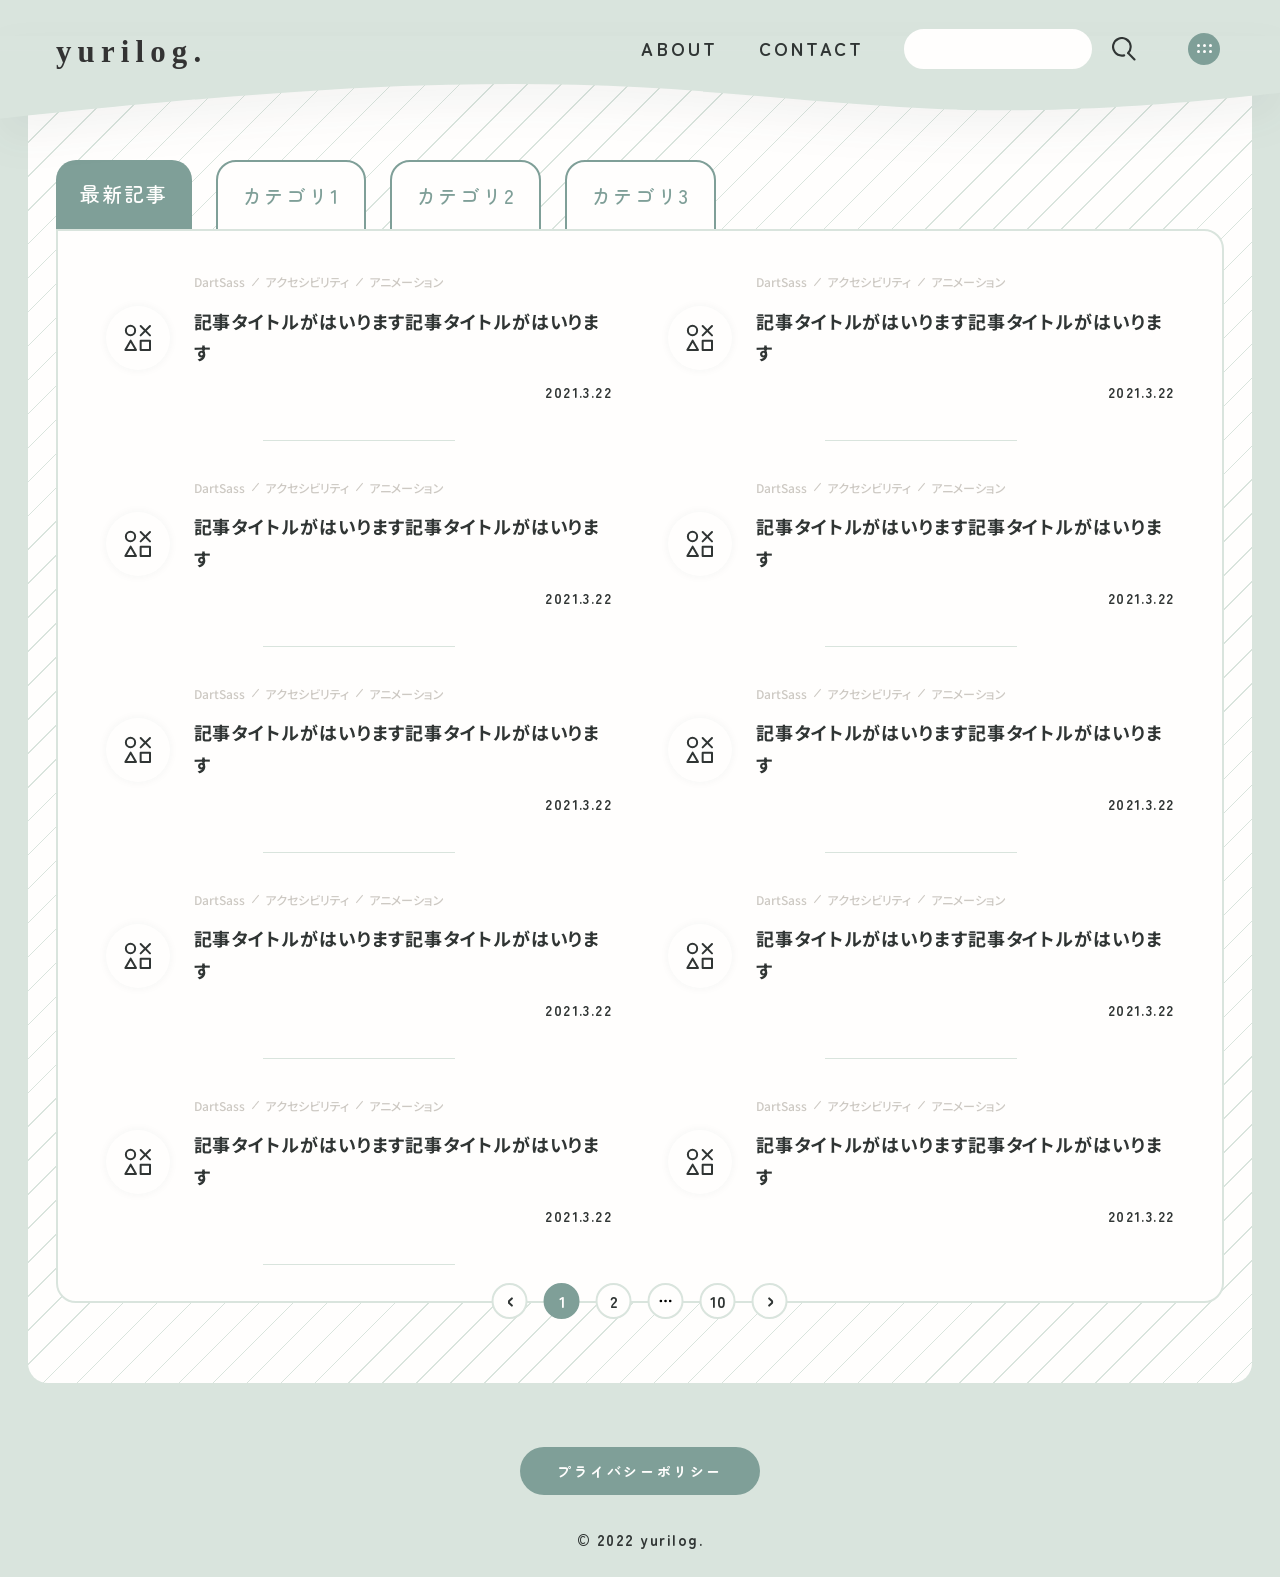
<file: htdocs/index.html>
<!DOCTYPE html>
<html lang="ja">

<head prefix="og: http://ogp.me/ns# fb: http://ogp.me/ns/fb# website: http://ogp.me/ns/website#">
<meta charset="utf-8">
<title>yurilog.</title>
<meta name="description"  content="コーダーゆりかのブログ">
<meta name="viewport" content="width=device-width,initial-scale=1.0">
<meta http-equiv="X-UA-Compatible" content="IE=Edge">
<meta name="format-detection" content="telephone=no,address=no">

<!-- OGP -->
<meta property="og:title" content="yurilog.">
<meta property="og:description" content="コーダーゆりかのブログ">
<meta property="og:site_name" content="yurilog.">
<meta property="og:url" content="http://yurika122.com/">
<meta property="og:image" content="http://yurika122.com/OGP.png">
<meta property="og:locale" content="ja_JP">
<meta property="og:type" content="website">
<meta name="twitter:card" content="summary">
<meta name="twitter:site" content="@bnku212">

<!-- favicon -->
<link rel="icon" href="./favicon.png" sizes="32x32">
<link rel="icon" href="./favicon.svg" type="image/svg+xml">
<link rel="apple-touch-icon" type="image/png" href="./apple-touch-icon.png" sizes="180x180">
<link rel="manifest" href="./manifest.json">

<!-- css -->
<link rel="stylesheet" type="text/css" href="./common/css/style.min.css"/>

<!-- font -->
<link rel="preconnect" href="https://fonts.googleapis.com">
<link rel="preconnect" href="https://fonts.gstatic.com" crossorigin>
<link href="https://fonts.googleapis.com/css2?family=Noto+Sans+JP:wght@400;500;700&family=Zen+Maru+Gothic:wght@400;500;700&display=swap" rel="stylesheet">
</head>

<body id="js_fixed">

        <header class="ly_header">
            <div class="ly_header_inner is_openNav">
                <div class="bl_header_logo">
                    <h1 class="el_logo"><a href="index.html"><img src="./common/img/logo.svg" alt="yurilog."></a></h1><!-- /.el_logo -->
                </div><!-- /.bl_header_logo -->
                <nav class="bl_headerNav">
                    <ul class="bl_globalNav_list">
                        <li class="bl_globalNav_item"><a href="">About</a></li><!-- /.bl_globalNav_item -->
                        <li class="bl_globalNav_item"><a href="">Contact</a></li><!-- /.bl_globalNav_item -->
                    </ul><!-- /.bl_globalNav_list -->
                    <div class="bl_header_search">
                        <div class="bl_search">
                            <form class="bl_search_form" role="search" method="get">
                                <input class="bl_search_input bl_search_input__wh" type="search" name="s">
                                <button class="bl_search_submit bl_search_submit__bk" type="submit" aria-label="検索する"></button>
                            </form><!-- /.bl_search_form -->
                        </div><!-- /.bl_search -->    
                    </div><!-- /.bl_header_search -->
                    <button class="bl_header_navBtn el_circleBtn" id="js_drawerBtn" type="button" aria-expanded="false" aria-label="メニューを開く" aria-controls="headerNav">
                        <span></span><span></span><span></span>
                        <span></span><span></span><span></span>
                    </button><!-- /.bl_header_navBtn -->
                </nav><!-- /.bl_headerNav -->
            </div><!-- /.ly_header_inner -->
        </header><!-- /.ly_header -->
        
        <div class="bl_drawerNav_wrapper" id="js_drawerContents">
            <nav>
                <ul class="bl_drawerNav">
                    <li class="bl_drawerNav_list"><a href="" class="el_btn el_btn__drawerNav">About</a></li><!-- /.bl_drawerNav_list -->
                    <li class="bl_drawerNav_list"><a href="" class="el_btn el_btn__drawerNav el_leftIconBtn el_leftIconBtn__contact">Contact</a></li><!-- /.bl_drawerNav_list -->
                </ul><!-- /.bl_drawerNav -->
    
                <div class="bl_drawerNav_widgetWrapper">
                    <div class="bl_drawerNav_search">
                        <div class="bl_search">
                            <form class="bl_search_form" role="search" method="get">
                                <input class="bl_search_input" type="search" name="s">
                                <button class="bl_search_submit" type="submit" aria-label="検索する"></button>
                            </form><!-- /.bl_search_form -->
                        </div><!-- /.bl_search -->
                    </div><!-- /.bl_drawerNav_search -->

                    <div class="bl_widget">
                        <div class="bl_widget_title">
                            <p>カテゴリでさがす</p>
                        </div><!-- /.bl_widget_title -->
                        <ul class="bl_widget_body bl_widget_catList">
                            <li class="bl_widget_catItem"><a href="">HTML/CSS</a></li><!-- /.bl_widget_catItem -->
                            <li class="bl_widget_catItem"><a href="">JavaScript</a></li><!-- /.bl_widget_catItem -->
                            <li class="bl_widget_catItem"><a href="">開発環境</a></li><!-- /.bl_widget_catItem -->
                            <li class="bl_widget_catItem"><a href="">雑記</a></li><!-- /.bl_widget_catItem -->
                        </ul><!-- /.bl_widget_body -->
                    </div><!-- /.bl_widget -->

                    <div class="bl_widget">
                        <div class="bl_widget_title">
                            <p>タグでさがす</p>
                        </div><!-- /.bl_widget_title -->
                        <ul class="bl_widget_body bl_widget_tagList">
                            <li class="bl_widget_tagItem"><a href="">タグがはいる</a></li><!-- /.bl_widget_tagItem -->
                            <li class="bl_widget_tagItem"><a href="">タグタグタグ</a></li><!-- /.bl_widget_tagItem -->
                            <li class="bl_widget_tagItem"><a href="">タグタグタグ</a></li><!-- /.bl_widget_tagItem -->
                            <li class="bl_widget_tagItem"><a href="">タグ</a></li><!-- /.bl_widget_tagItem -->
                            <li class="bl_widget_tagItem"><a href="">タグタグ</a></li><!-- /.bl_widget_tagItem -->
                            <li class="bl_widget_tagItem"><a href="">タグタグ</a></li><!-- /.bl_widget_tagItem -->
                            <li class="bl_widget_tagItem"><a href="">タグタグタグタグ</a></li><!-- /.bl_widget_tagItem -->
                            <li class="bl_widget_tagItem"><a href="">タグタグ</a></li><!-- /.bl_widget_tagItem -->                                  
                        </ul><!-- /.bl_widget_body -->
                    </div><!-- /.bl_widget -->

                </div><!-- /.bl_drawerNav_widgetWrapper -->
            </nav>
        </div><!-- /.bl_drawerNav_wrapper -->

        <div class="bl_commonBg">

        <main class="ly_main">
            <nav class="bl_catTab">
                <ul class="bl_catList">
                    <li class="bl_catList_item is_select">最新記事</li><!-- /.bl_catList_item -->
                    <li class="bl_catList_item"><a href="">カテゴリ1</a></li><!-- /.bl_catList_item -->
                    <li class="bl_catList_item"><a href="">カテゴリ2</a></li><!-- /.bl_catList_item -->
                    <li class="bl_catList_item"><a href="">カテゴリ3</a></li><!-- /.bl_catList_item -->
                </ul><!-- /.bl_catList -->
            </nav><!-- /.bl_catTab -->
    
            <div class="bl_commonBox hp_mt24">
                <ul class="bl_cardUnit bl_articleList__latest">
                    <li class="bl_cardUnit_item">
                        <article class="bl_card" itemscope itemtype="https://schema.org/Blog">
                            <div class="bl_card_body">
                                <h2 class="bl_card_title" itemprop="headline"><a class="bl_card_link" href="">記事タイトルがはいります記事タイトルがはいります</a></h2><!-- /.bl_card_title -->
                                <ul class="bl_card_tagList">
                                    <li itemprop="keywords">DartSass</li>
                                    <li itemprop="keywords">アクセシビリティ</li>
                                    <li itemprop="keywords">アニメーション</li>
                                </ul><!-- /.bl_card_tagList -->
                                <time class="bl_card_date" datetime="2021-03-22" itemprop="datePublished">2021.3.22</time><!-- /.bl_card_date -->
                            </div><!-- /.bl_card_body -->
                            <div class="bl_card_thumbnail">
                                <img src="./common/img/sample-thmbnails.svg" alt="" width="64" height="64" loading="lazy">
                            </div><!-- /.bl_card_thumbnail -->
                        </article><!-- /.bl_card -->
                    </li><!-- /.bl_cardUnit_item -->

                    <li class="bl_cardUnit_item">
                        <article class="bl_card" itemscope itemtype="https://schema.org/Blog">
                            <div class="bl_card_body">
                                <h2 class="bl_card_title" itemprop="headline"><a class="bl_card_link" href="">記事タイトルがはいります記事タイトルがはいります</a></h2><!-- /.bl_card_title -->
                                <ul class="bl_card_tagList">
                                    <li itemprop="keywords">DartSass</li>
                                    <li itemprop="keywords">アクセシビリティ</li>
                                    <li itemprop="keywords">アニメーション</li>
                                </ul><!-- /.bl_card_tagList -->
                                <time class="bl_card_date" datetime="2021-03-22" itemprop="datePublished">2021.3.22</time><!-- /.bl_card_date -->
                            </div><!-- /.bl_card_body -->
                            <div class="bl_card_thumbnail">
                                <img src="./common/img/sample-thmbnails.svg" alt="" width="64" height="64" loading="lazy">
                            </div><!-- /.bl_card_thumbnail -->
                        </article><!-- /.bl_card -->
                    </li><!-- /.bl_cardUnit_item -->

                    <li class="bl_cardUnit_item">
                        <article class="bl_card" itemscope itemtype="https://schema.org/Blog">
                            <div class="bl_card_body">
                                <h2 class="bl_card_title" itemprop="headline"><a class="bl_card_link" href="">記事タイトルがはいります記事タイトルがはいります</a></h2><!-- /.bl_card_title -->
                                <ul class="bl_card_tagList">
                                    <li itemprop="keywords">DartSass</li>
                                    <li itemprop="keywords">アクセシビリティ</li>
                                    <li itemprop="keywords">アニメーション</li>
                                </ul><!-- /.bl_card_tagList -->
                                <time class="bl_card_date" datetime="2021-03-22" itemprop="datePublished">2021.3.22</time><!-- /.bl_card_date -->
                            </div><!-- /.bl_card_body -->
                            <div class="bl_card_thumbnail">
                                <img src="./common/img/sample-thmbnails.svg" alt="" width="64" height="64" loading="lazy">
                            </div><!-- /.bl_card_thumbnail -->
                        </article><!-- /.bl_card -->
                    </li><!-- /.bl_cardUnit_item -->

                    <li class="bl_cardUnit_item">
                        <article class="bl_card" itemscope itemtype="https://schema.org/Blog">
                            <div class="bl_card_body">
                                <h2 class="bl_card_title" itemprop="headline"><a class="bl_card_link" href="">記事タイトルがはいります記事タイトルがはいります</a></h2><!-- /.bl_card_title -->
                                <ul class="bl_card_tagList">
                                    <li itemprop="keywords">DartSass</li>
                                    <li itemprop="keywords">アクセシビリティ</li>
                                    <li itemprop="keywords">アニメーション</li>
                                </ul><!-- /.bl_card_tagList -->
                                <time class="bl_card_date" datetime="2021-03-22" itemprop="datePublished">2021.3.22</time><!-- /.bl_card_date -->
                            </div><!-- /.bl_card_body -->
                            <div class="bl_card_thumbnail">
                                <img src="./common/img/sample-thmbnails.svg" alt="" width="64" height="64" loading="lazy">
                            </div><!-- /.bl_card_thumbnail -->
                        </article><!-- /.bl_card -->
                    </li><!-- /.bl_cardUnit_item -->

                    <li class="bl_cardUnit_item">
                        <article class="bl_card" itemscope itemtype="https://schema.org/Blog">
                            <div class="bl_card_body">
                                <h2 class="bl_card_title" itemprop="headline"><a class="bl_card_link" href="">記事タイトルがはいります記事タイトルがはいります</a></h2><!-- /.bl_card_title -->
                                <ul class="bl_card_tagList">
                                    <li itemprop="keywords">DartSass</li>
                                    <li itemprop="keywords">アクセシビリティ</li>
                                    <li itemprop="keywords">アニメーション</li>
                                </ul><!-- /.bl_card_tagList -->
                                <time class="bl_card_date" datetime="2021-03-22" itemprop="datePublished">2021.3.22</time><!-- /.bl_card_date -->
                            </div><!-- /.bl_card_body -->
                            <div class="bl_card_thumbnail">
                                <img src="./common/img/sample-thmbnails.svg" alt="" width="64" height="64" loading="lazy">
                            </div><!-- /.bl_card_thumbnail -->
                        </article><!-- /.bl_card -->
                    </li><!-- /.bl_cardUnit_item -->

                    <li class="bl_cardUnit_item">
                        <article class="bl_card" itemscope itemtype="https://schema.org/Blog">
                            <div class="bl_card_body">
                                <h2 class="bl_card_title" itemprop="headline"><a class="bl_card_link" href="">記事タイトルがはいります記事タイトルがはいります</a></h2><!-- /.bl_card_title -->
                                <ul class="bl_card_tagList">
                                    <li itemprop="keywords">DartSass</li>
                                    <li itemprop="keywords">アクセシビリティ</li>
                                    <li itemprop="keywords">アニメーション</li>
                                </ul><!-- /.bl_card_tagList -->
                                <time class="bl_card_date" datetime="2021-03-22" itemprop="datePublished">2021.3.22</time><!-- /.bl_card_date -->
                            </div><!-- /.bl_card_body -->
                            <div class="bl_card_thumbnail">
                                <img src="./common/img/sample-thmbnails.svg" alt="" width="64" height="64" loading="lazy">
                            </div><!-- /.bl_card_thumbnail -->
                        </article><!-- /.bl_card -->
                    </li><!-- /.bl_cardUnit_item -->

                    <li class="bl_cardUnit_item">
                        <article class="bl_card" itemscope itemtype="https://schema.org/Blog">
                            <div class="bl_card_body">
                                <h2 class="bl_card_title" itemprop="headline"><a class="bl_card_link" href="">記事タイトルがはいります記事タイトルがはいります</a></h2><!-- /.bl_card_title -->
                                <ul class="bl_card_tagList">
                                    <li itemprop="keywords">DartSass</li>
                                    <li itemprop="keywords">アクセシビリティ</li>
                                    <li itemprop="keywords">アニメーション</li>
                                </ul><!-- /.bl_card_tagList -->
                                <time class="bl_card_date" datetime="2021-03-22" itemprop="datePublished">2021.3.22</time><!-- /.bl_card_date -->
                            </div><!-- /.bl_card_body -->
                            <div class="bl_card_thumbnail">
                                <img src="./common/img/sample-thmbnails.svg" alt="" width="64" height="64" loading="lazy">
                            </div><!-- /.bl_card_thumbnail -->
                        </article><!-- /.bl_card -->
                    </li><!-- /.bl_cardUnit_item -->

                    <li class="bl_cardUnit_item">
                        <article class="bl_card" itemscope itemtype="https://schema.org/Blog">
                            <div class="bl_card_body">
                                <h2 class="bl_card_title" itemprop="headline"><a class="bl_card_link" href="">記事タイトルがはいります記事タイトルがはいります</a></h2><!-- /.bl_card_title -->
                                <ul class="bl_card_tagList">
                                    <li itemprop="keywords">DartSass</li>
                                    <li itemprop="keywords">アクセシビリティ</li>
                                    <li itemprop="keywords">アニメーション</li>
                                </ul><!-- /.bl_card_tagList -->
                                <time class="bl_card_date" datetime="2021-03-22" itemprop="datePublished">2021.3.22</time><!-- /.bl_card_date -->
                            </div><!-- /.bl_card_body -->
                            <div class="bl_card_thumbnail">
                                <img src="./common/img/sample-thmbnails.svg" alt="" width="64" height="64" loading="lazy">
                            </div><!-- /.bl_card_thumbnail -->
                        </article><!-- /.bl_card -->
                    </li><!-- /.bl_cardUnit_item -->

                    <li class="bl_cardUnit_item">
                        <article class="bl_card" itemscope itemtype="https://schema.org/Blog">
                            <div class="bl_card_body">
                                <h2 class="bl_card_title" itemprop="headline"><a class="bl_card_link" href="">記事タイトルがはいります記事タイトルがはいります</a></h2><!-- /.bl_card_title -->
                                <ul class="bl_card_tagList">
                                    <li itemprop="keywords">DartSass</li>
                                    <li itemprop="keywords">アクセシビリティ</li>
                                    <li itemprop="keywords">アニメーション</li>
                                </ul><!-- /.bl_card_tagList -->
                                <time class="bl_card_date" datetime="2021-03-22" itemprop="datePublished">2021.3.22</time><!-- /.bl_card_date -->
                            </div><!-- /.bl_card_body -->
                            <div class="bl_card_thumbnail">
                                <img src="./common/img/sample-thmbnails.svg" alt="" width="64" height="64" loading="lazy">
                            </div><!-- /.bl_card_thumbnail -->
                        </article><!-- /.bl_card -->
                    </li><!-- /.bl_cardUnit_item -->

                    <li class="bl_cardUnit_item">
                        <article class="bl_card" itemscope itemtype="https://schema.org/Blog">
                            <div class="bl_card_body">
                                <h2 class="bl_card_title" itemprop="headline"><a class="bl_card_link" href="">記事タイトルがはいります記事タイトルがはいります</a></h2><!-- /.bl_card_title -->
                                <ul class="bl_card_tagList">
                                    <li itemprop="keywords">DartSass</li>
                                    <li itemprop="keywords">アクセシビリティ</li>
                                    <li itemprop="keywords">アニメーション</li>
                                </ul><!-- /.bl_card_tagList -->
                                <time class="bl_card_date" datetime="2021-03-22" itemprop="datePublished">2021.3.22</time><!-- /.bl_card_date -->
                            </div><!-- /.bl_card_body -->
                            <div class="bl_card_thumbnail">
                                <img src="./common/img/sample-thmbnails.svg" alt="" width="64" height="64" loading="lazy">
                            </div><!-- /.bl_card_thumbnail -->
                        </article><!-- /.bl_card -->
                    </li><!-- /.bl_cardUnit_item -->
                </ul><!-- /.bl_cardUnit -->
        
                <div class="bl_pagination">
                    <ul class="bl_pagination_list">
                        <li class="bl_pagination_item bl_pagination_item__prev">
                            <a href=""></a>
                        </li><!-- /.bl_pagination_item -->
                        <li class="bl_pagination_item" aria-current="page">
                            <a href="">1</a>
                        </li><!-- /.bl_pagination_item -->
                        <li class="bl_pagination_item">
                            <a href="">2</a>
                        </li><!-- /.bl_pagination_item -->
                        <li class="bl_pagination_item bl_pagination_item__omit">
                            <a href=""></a>
                        </li><!-- /.bl_pagination_item -->
                        <li class="bl_pagination_item">
                            <a href="">10</a>
                        </li><!-- /.bl_pagination_item -->
                        <li class="bl_pagination_item bl_pagination_item__next">
                            <a href=""></a>
                        </li><!-- /.bl_pagination_item -->
                    </ul>
                </div><!-- /.bl_pagination -->
            </div><!-- /.bl_commonBox -->
        </main><!-- /.ly_main -->

    </div><!-- /.bl_commonBg -->
    
    <footer class="ly_footer">
        <div class="ly_footer_inner">
            <nav class="bl_footerNav">
                <ul>
                    <li class="bl_footerNav_item">
                        <a class="el_btn el_btn__sm" href="">プライバシーポリシー</a><!-- /.el_btn -->
                    </li><!-- /.bl_footerNav_item -->
                </ul>
            </nav><!-- /.bl_footerNav -->

            <small class="el_copy hp_mt32">&copy; 2022 yurilog.</small><!-- /.el_copy -->
        </div><!-- /.ly_footer_inner -->
    </footer><!-- /.ly_footer -->

    <button id="js_toTopBtn" class="bl_toTop el_circleBtn" type="button" aria-label="トップへ移動する">
        <span></span>
    </button>

<script src="./common/js/script.js"></script>
</body>
</html>
</file>
<file: htdocs/common/css/style.min.css>
body,div,dl,dt,dd,ul,ol,li,h1,h2,h3,h4,h5,h6,pre,code,form,fieldset,legend,input,textarea,p,blockquote,figure,figcaption{margin:0;padding:0;font-weight:normal}table{border-collapse:collapse;border-spacing:0}fieldset,img{border:0}address,caption,cite,code,dfn,th,var{font-style:normal;font-weight:normal}caption,th{text-align:left}h1,h2,h3,h4,h5,h6{font-size:100%;font-weight:normal}q:before,q:after{content:""}abbr,acronym{border:0;font-variant:normal}sup{vertical-align:text-top}sub{vertical-align:text-bottom}input,button,textarea,select{margin:0;padding:0;background:none;border:none;border-radius:0;outline:none;-webkit-appearance:none;-moz-appearance:none;appearance:none;font-family:inherit;font-size:inherit;font-weight:inherit}legend{color:#000}*{box-sizing:border-box}img{margin:0;padding:0;height:auto;border-style:none;max-width:100%;vertical-align:top;border:none}p{word-break:break-all;word-wrap:break-word}strong{font-weight:bold}li{list-style:none;list-style-position:inside}::before,::after{margin:0px;box-sizing:inherit}a{color:inherit;text-decoration:none}html{height:-webkit-fill-available}body{display:flex;flex-direction:column;min-height:100vh;min-height:-webkit-fill-available;background:#d9e4dd;color:#303534;font-family:"Noto Sans JP",sans-serif;overflow-x:hidden;position:relative;z-index:0;-webkit-text-size-adjust:100%;line-height:1.75;font-size:1rem;font-feature-settings:"palt" 1}body.is_fixed{overflow:hidden}@media print,screen and (min-width: 992px){body{font-size:1.125rem}}p{color:#303534}button,a{cursor:pointer}.ly_footer{margin-top:40px;padding:24px 3.2vw;position:relative}.ly_footer_inner{display:flex;flex-direction:column;align-items:center}.ly_header{width:100%;background:#d9e4dd;position:fixed;z-index:100}.ly_header::after{content:"";width:100%;height:50px;background:url(/htdocs/common/img/wave.svg) no-repeat center/108%;filter:drop-shadow(0 20px 20px rgba(48, 53, 52, 0.05));position:absolute;bottom:-25px;z-index:-1}@media print,screen and (min-width: 992px){.ly_header::after{height:160px;top:0}}.ly_header_inner{width:100%;height:48px;padding:10px 24px 0}@media print,screen and (min-width: 992px){.ly_header_inner{height:80px;padding:17px 4.35vw 0;display:flex;justify-content:space-between;align-items:center}}.ly_main{padding-bottom:80px;margin:0 3.2vw;position:relative;z-index:1}@media print,screen and (min-width: 992px){.ly_main{margin:0 2.17vw}}.bl_commonBg{padding-top:96px;margin:0 3.2vw;border-radius:20px;background:#fffefd}.bl_commonBg::before{content:"";background:repeating-linear-gradient(135deg, #d9e4dd, #d9e4dd 1px, transparent 1px, transparent 24px);position:absolute;inset:0}@media print,screen and (min-width: 992px){.bl_commonBg{padding-top:160px;margin:0 2.17vw}}.bl_commonBox{padding:32px 16px 64px;background:#fffefd;border-radius:20px;border:2px solid #d9e4dd;position:relative}@media print,screen and (min-width: 992px){.bl_commonBox{padding:32px 48px 64px;border-radius:0 20px 20px 20px}}.bl_catList{display:grid;grid-template-columns:repeat(2, 1fr);width:100%;max-width:480px;margin:0 auto;border-radius:20px;border:2px solid #7f9f98;overflow:hidden}@media print,screen and (min-width: 992px){.bl_catList{display:flex;width:auto;max-width:none;margin:auto;border-radius:0px;border:none;overflow:visible;margin-bottom:-26px}}.bl_catList_item{font-family:"Zen Maru Gothic",sans-serif;font-size:1.125rem;color:#7f9f98;font-weight:500;letter-spacing:.1em;background:#fffefd;text-align:center}.bl_catList_item:nth-of-type(2){border-left:2px solid #7f9f98}.bl_catList_item:nth-of-type(3){border-top:2px solid #7f9f98}.bl_catList_item:nth-of-type(4){border-top:2px solid #7f9f98;border-left:2px solid #7f9f98}.bl_catList_item>a{display:block;padding:.667em 0}@media print,screen and (min-width: 992px){.bl_catList_item>a{padding:.8em 1.2em}}.bl_catList_item.is_select{padding:.667em 0;color:#fffefd;background:#7f9f98}@media print,screen and (min-width: 992px){.bl_catList_item.is_select{padding:.8em 1.2em}}@media print,screen and (min-width: 992px){.bl_catList_item{width:-webkit-fit-content;width:-moz-fit-content;width:fit-content;border-radius:20px 20px 0 0;font-size:1.25rem}.bl_catList_item:not(:first-of-type){margin-left:24px;border:2px solid #7f9f98}}.bl_cardUnit{display:grid;grid-template-columns:repeat(1, 1fr);gap:56px}@media print,screen and (min-width: 992px){.bl_cardUnit{grid-template-columns:repeat(2, 1fr)}}@media print,screen and (min-width: 1400px){.bl_cardUnit{grid-template-columns:repeat(auto-fit, minmax(368px, 1fr))}}.bl_cardUnit_item{position:relative}.bl_cardUnit_item:not(:last-of-type)::after{content:"";width:65.0847457627%;max-width:192px;height:1px;background:#d9e4dd;position:absolute;left:50%;bottom:-28px;transform:translateX(-50%)}.bl_card{display:flex;flex-wrap:wrap;justify-content:space-between;align-items:center;flex-direction:column;position:relative}@media print,screen and (min-width: 768px){.bl_card{flex-direction:row;justify-content:center;flex-wrap:nowrap}}.bl_card_body{order:2;margin-top:24px;padding:0 8px;display:flex;flex-direction:column}@media print,screen and (min-width: 768px){.bl_card_body{margin-top:auto;margin-left:24px;padding:8px 0}}.bl_card_title{order:2;font-weight:700;letter-spacing:.05em;margin-top:.75em}.bl_card_tagList{order:1;display:flex;flex-wrap:wrap;justify-content:flex-start;align-items:center;margin-bottom:-4px}.bl_card_tagList li{font-size:.75rem;font-weight:500;color:#cdc9c3;margin-bottom:4px}.bl_card_tagList li:not(:first-of-type){padding-left:10px;margin-left:10px;position:relative}.bl_card_tagList li:not(:first-of-type)::before{content:"";width:1px;height:10px;background:#cdc9c3;position:absolute;top:50%;left:0;transform:translateY(-50%) rotate(40deg)}.bl_card_date{order:3;font-size:.875rem;font-family:"Zen Maru Gothic",sans-serif;letter-spacing:.1em;font-weight:700;margin-top:.857em;text-align:right}.bl_card_thumbnail{order:1;width:64px;height:64px;border-radius:50%;box-shadow:0 0 10px rgba(48,53,52,.05);display:flex;flex-wrap:wrap;justify-content:center;align-items:center}.bl_card_thumbnail img{width:32px;height:32px}@media print,screen and (min-width: 768px){.bl_card_thumbnail{flex-shrink:0}}.bl_card_link::before{content:"";position:absolute;inset:0;z-index:5}.bl_header_logo{text-align:center}.bl_headerNav{display:flex;align-items:center;gap:40px}.bl_header_search{display:none;width:240px}@media print,screen and (min-width: 992px){.bl_header_search{display:block}}.bl_header_navBtn{margin-left:auto;padding:15.4px 12.4px;display:grid;grid-template:repeat(2, 1fr)/repeat(3, 1fr);gap:2.8px;position:absolute;bottom:-20px;right:3.2vw;z-index:105}.bl_header_navBtn>span{display:block;width:3.2px;height:3.2px;border-radius:50%;background:#fffefd;position:relative;z-index:106}.bl_header_navBtn.is_open{grid-template:repeat(1, 1fr)/repeat(1, 1fr)}.bl_header_navBtn.is_open>span:not(:nth-of-type(3n+1)){display:none}.bl_header_navBtn.is_open>span:nth-of-type(3n+1){width:15px;height:2px;border-radius:50px;transition:width .3s ease,height .3s ease}.bl_header_navBtn.is_open>span:nth-of-type(1){-webkit-animation:navBtn-rotate .3s .3s linear forwards;animation:navBtn-rotate .3s .3s linear forwards}.bl_header_navBtn.is_open>span:nth-of-type(4){-webkit-animation:navBtn-rotate-rev .3s .3s linear forwards;animation:navBtn-rotate-rev .3s .3s linear forwards}@media print,screen and (min-width: 992px){.bl_header_navBtn{position:relative;bottom:0;right:0}}@-webkit-keyframes navBtn-rotate{0%{top:0;transform:rotate(0deg)}100%{top:3.5px;transform:rotate(45deg)}}@keyframes navBtn-rotate{0%{top:0;transform:rotate(0deg)}100%{top:3.5px;transform:rotate(45deg)}}@-webkit-keyframes navBtn-rotate-rev{0%{top:0;transform:rotate(0deg)}100%{top:-3px;transform:rotate(-45deg)}}@keyframes navBtn-rotate-rev{0%{top:0;transform:rotate(0deg)}100%{top:-3px;transform:rotate(-45deg)}}.bl_globalNav_list{display:none}@media print,screen and (min-width: 992px){.bl_globalNav_list{display:flex}}.bl_globalNav_item{font-weight:700;letter-spacing:.18em;text-transform:uppercase;font-family:"Zen Maru Gothic",sans-serif}.bl_globalNav_item:not(:first-of-type){margin-left:40px}.bl_drawerNav_wrapper{width:100%;background:#d9e4dd;padding:96px 6.4vw 32px;position:fixed;top:-100%;left:0;z-index:90;overflow-y:scroll;height:0vh;opacity:0;transition:height ease 1s,top ease 1s,opacity ease .8s}.bl_drawerNav_wrapper.is_open{height:100vh;top:0;opacity:1}@media print,screen and (min-width: 992px){.bl_drawerNav_wrapper{background:transparent;padding:96px 0 32px;left:auto;right:4.35vw;width:480px}}.bl_drawerNav{display:flex;justify-content:center}@media print,screen and (min-width: 992px){.bl_drawerNav{display:none}}.bl_drawerNav_list:not(:first-of-type){margin-left:3.2vw}.bl_drawerNav_widgetWrapper{margin-top:64px;position:relative}.bl_drawerNav_widgetWrapper::before,.bl_drawerNav_widgetWrapper::after{content:"";width:10px;height:10px;background:#7f9f98;-webkit-mask:url(/htdocs/common/img/arrow-sm.svg) no-repeat center/contain;mask:url(/htdocs/common/img/arrow-sm.svg) no-repeat center/contain;position:absolute;left:50%;transform:translateX(-50%) rotate(90deg)}@media print,screen and (min-width: 992px){.bl_drawerNav_widgetWrapper::before,.bl_drawerNav_widgetWrapper::after{display:none}}.bl_drawerNav_widgetWrapper::before{top:-40px}.bl_drawerNav_widgetWrapper::after{top:-28px}.bl_drawerNav_search{width:clamp(270px,60%,480px);margin:0 auto}@media print,screen and (min-width: 992px){.bl_drawerNav_search{display:none}}.bl_pagination{width:100%;position:absolute;bottom:-18px;left:50%;transform:translateX(-50%)}.bl_pagination_list{display:flex;flex-wrap:wrap;justify-content:center;align-items:center}.bl_pagination_item{width:36px;height:36px;background:#fffefd;border-radius:50%;border:2px solid #d9e4dd;text-align:center}.bl_pagination_item>a{display:inline-block;width:100%;height:100%;font-family:"Zen Maru Gothic",sans-serif;font-size:1rem;font-weight:700;line-height:30px}.bl_pagination_item[aria-current=page]{background:#7f9f98;border:2px solid #7f9f98}.bl_pagination_item[aria-current=page]>a{color:#fffefd}.bl_pagination_item:not(:first-of-type){margin-left:min(16px,3vw)}.bl_pagination_item__prev,.bl_pagination_item__next{position:relative}.bl_pagination_item__prev::before,.bl_pagination_item__next::before{content:"";width:10px;height:10px;background:url(/htdocs/common/img/arrow-sm.svg) no-repeat center/contain;position:absolute;top:12px;left:12px}.bl_pagination_item__prev::before{transform:rotate(-180deg)}.bl_pagination_item__omit a{position:relative}.bl_pagination_item__omit a::before{content:"";width:16px;height:16px;background:url(/htdocs/common/img/dots.svg) no-repeat center/contain;position:absolute;top:50%;left:50%;transform:translate(-50%, -50%)}.bl_toTop{position:fixed;right:3.2vw;bottom:14px;z-index:100;opacity:0;transition:opacity .3s ease,bottom .5s ease}.bl_toTop>span{width:32px;height:16px;background:url(/htdocs/common/img/arrow.svg) no-repeat center/contain;position:absolute;top:50%;left:50%;transform:translate(-50%, -50%)}.bl_toTop.is_display{bottom:24px;opacity:1}@media print,screen and (min-width: 992px){.bl_toTop{right:2.17vw}}.bl_search{width:100%;height:40px}.bl_search_form{height:inherit;display:flex;justify-content:center;align-items:center}.bl_search_input{width:100%;height:inherit;font-size:.875rem;padding:.857em 1em;color:#9c9c9c;border:2px solid #7f9f98;border-radius:50px;background:#fffefd}.bl_search_input__wh{border:2px solid #fffefd}.bl_search_submit{width:40px;height:40px;flex-shrink:0;margin-left:12px;position:relative}.bl_search_submit::before{content:"";width:24px;height:24px;background:#7f9f98;-webkit-mask:url(/htdocs/common/img/search.svg) no-repeat center/contain;mask:url(/htdocs/common/img/search.svg) no-repeat center/contain;position:absolute;top:50%;left:50%;transform:translate(-50%, -50%)}.bl_search_submit__bk::before{background:#303534}.bl_widget{width:100%;max-width:480px;margin:0 auto;background:linear-gradient(180deg, #7f9f98 0%, #7f9f98 56px, #fffefd 56px, #fffefd 100%);border-radius:20px;border:4px solid #7f9f98;overflow:hidden}.bl_widget:not(:first-of-type){margin-top:24px}@media print,screen and (min-width: 992px){.bl_widget{background:linear-gradient(180deg, #7f9f98 0%, #7f9f98 63px, #fffefd 63px, #fffefd 100%)}}.bl_widget_title{width:100%;padding:.875em 0;text-align:center}.bl_widget_title>p{font-family:"Zen Maru Gothic",sans-serif;letter-spacing:.18em;color:#fffefd;font-weight:700}.bl_widget_body{padding:24px}.bl_widget_catList{padding-top:16px}.bl_widget_catItem{padding:8px;position:relative}.bl_widget_catItem:not(:first-of-type)::after{content:"";width:100%;height:1px;background:#d9e4dd;position:absolute;top:0;left:50%;transform:translateX(-50%)}.bl_widget_tagList{margin-bottom:-0.75em;display:flex;flex-wrap:wrap}.bl_widget_tagItem{margin-bottom:.75em;position:relative}.bl_widget_tagItem:not(:last-of-type){padding-right:12px;margin-right:12px}.bl_widget_tagItem:not(:last-of-type)::before{content:"";width:2px;height:8px;background:#7f9f98;position:absolute;top:50%;right:0;transform:translateY(-50%) rotate(45deg)}.el_btn{display:inline-block;background:#7f9f98;text-align:center;text-transform:uppercase;font-family:"Zen Maru Gothic",sans-serif;padding:.875em 2em;font-size:1rem;letter-spacing:.18em;color:#fffefd;font-weight:700;border-radius:50px}.el_btn__sm{padding:.833em 2.667em;font-size:.75rem}@media print,screen and (min-width: 992px){.el_btn__sm{font-size:.875rem}}.el_btn__drawerNav{padding:.875em 8.5vw}.el_circleBtn{width:40px;height:40px}.el_circleBtn::before{content:"";width:32px;height:32px;border-radius:50%;background:#7f9f98;position:absolute;top:50%;left:50%;transform:translate(-50%, -50%)}.el_leftIconBtn{padding-left:calc(8.5vw + 30px);position:relative}.el_leftIconBtn::before{content:"";position:absolute;top:50%;left:8.5vw;transform:translateY(-50%)}.el_leftIconBtn__contact::before{width:1.063em;height:.813em;background:#fffefd;-webkit-mask:url(/htdocs/common/img/mail.svg) no-repeat center/contain;mask:url(/htdocs/common/img/mail.svg) no-repeat center/contain}.el_copy{text-align:center;font-family:"Zen Maru Gothic",sans-serif;font-weight:700;letter-spacing:.1em}.el_logo{display:inline-block}@media print,screen and (min-width: 992px){.el_logo img{width:144px}}@media print,screen and (min-width: 1280px){.hp_noDisplay__pc{display:none}}@media print,screen and (min-width: 992px){.hp_noDisplay__lg{display:none}}@media print,screen and (min-width: 768px){.hp_noDisplay__md{display:none}}@media print,screen and (min-width: 0){.hp_noDisplay__sp{display:none}}.hp_mt24{margin-top:24px}.hp_mt32{margin-top:32px}
/*# sourceMappingURL=style.min.css.map */
</file>
